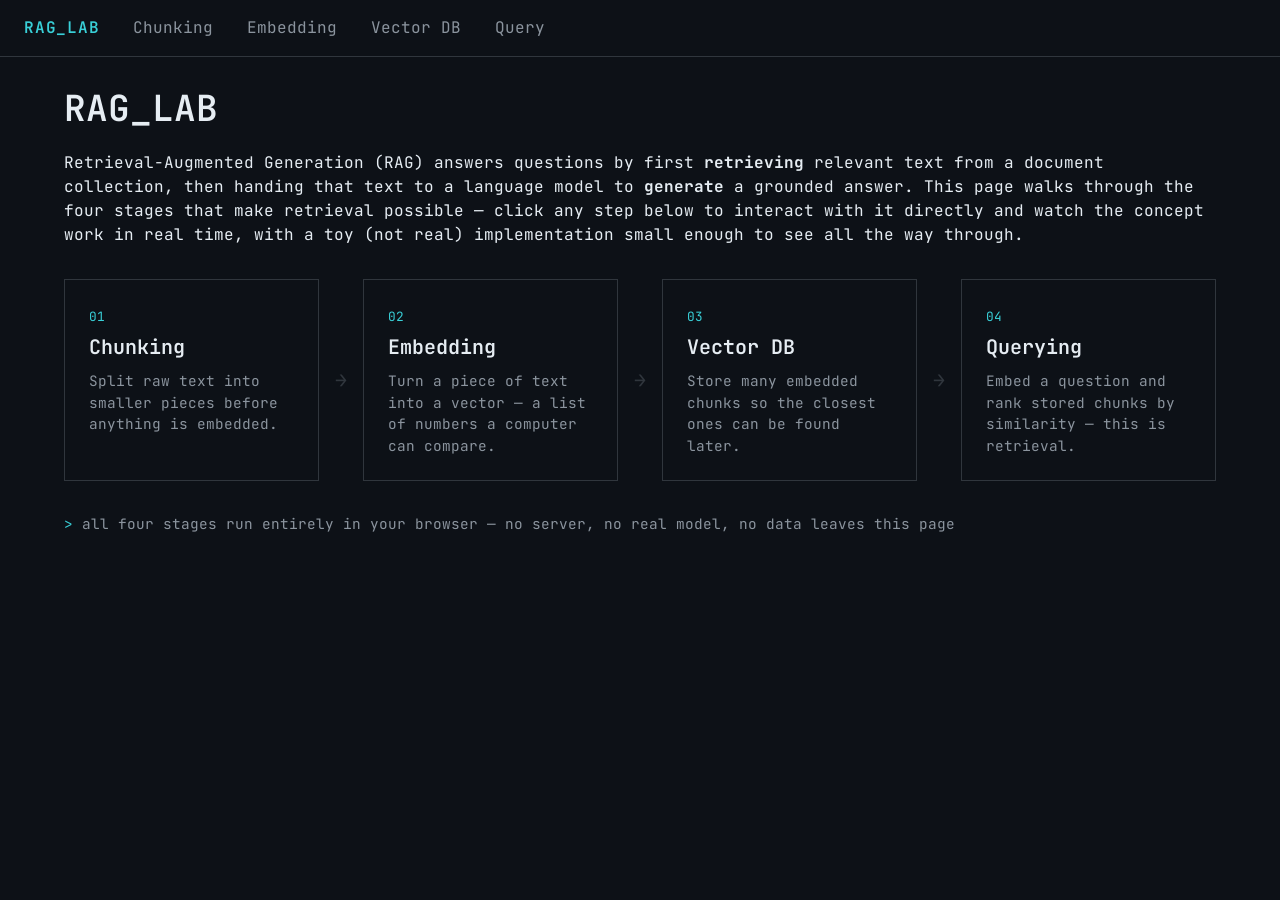
<file: index.html>
<!DOCTYPE html>
<html lang="en">
<head>
<meta charset="UTF-8" />
<meta name="viewport" content="width=device-width, initial-scale=1.0" />
<title>RAG_LAB — Learn Retrieval-Augmented Generation</title>
<link rel="preconnect" href="https://fonts.googleapis.com" />
<link rel="preconnect" href="https://fonts.gstatic.com" crossorigin />
<link href="https://fonts.googleapis.com/css2?family=JetBrains+Mono:wght@400;600&display=swap" rel="stylesheet" />
<link rel="stylesheet" href="styles.css" />
</head>
<body>

<nav class="site-nav">
  <a class="brand" href="index.html">RAG_LAB</a>
  <ul class="nav-links">
    <li><a href="chunking.html">Chunking</a></li>
    <li><a href="embedding.html">Embedding</a></li>
    <li><a href="vectordb.html">Vector DB</a></li>
    <li><a href="query.html">Query</a></li>
  </ul>
</nav>

<main class="page-main">
  <h1 class="site-title">RAG_LAB</h1>
  <p>
    Retrieval-Augmented Generation (RAG) answers questions by first
    <strong>retrieving</strong> relevant text from a document collection, then
    handing that text to a language model to <strong>generate</strong> a grounded
    answer. This page walks through the four stages that make retrieval
    possible — click any step below to interact with it directly and watch
    the concept work in real time, with a toy (not real) implementation
    small enough to see all the way through.
  </p>

  <div class="pipeline">
    <a class="pipeline-step" href="chunking.html">
      <span class="step-index">01</span>
      <h2>Chunking</h2>
      <p>Split raw text into smaller pieces before anything is embedded.</p>
    </a>
    <div class="pipeline-arrow">&rarr;</div>
    <a class="pipeline-step" href="embedding.html">
      <span class="step-index">02</span>
      <h2>Embedding</h2>
      <p>Turn a piece of text into a vector — a list of numbers a computer can compare.</p>
    </a>
    <div class="pipeline-arrow">&rarr;</div>
    <a class="pipeline-step" href="vectordb.html">
      <span class="step-index">03</span>
      <h2>Vector DB</h2>
      <p>Store many embedded chunks so the closest ones can be found later.</p>
    </a>
    <div class="pipeline-arrow">&rarr;</div>
    <a class="pipeline-step" href="query.html">
      <span class="step-index">04</span>
      <h2>Querying</h2>
      <p>Embed a question and rank stored chunks by similarity — this is retrieval.</p>
    </a>
  </div>

  <p class="summary-line">
    all four stages run entirely in your browser — no server, no real model, no data leaves this page
  </p>
</main>

</body>
</html>
</file>
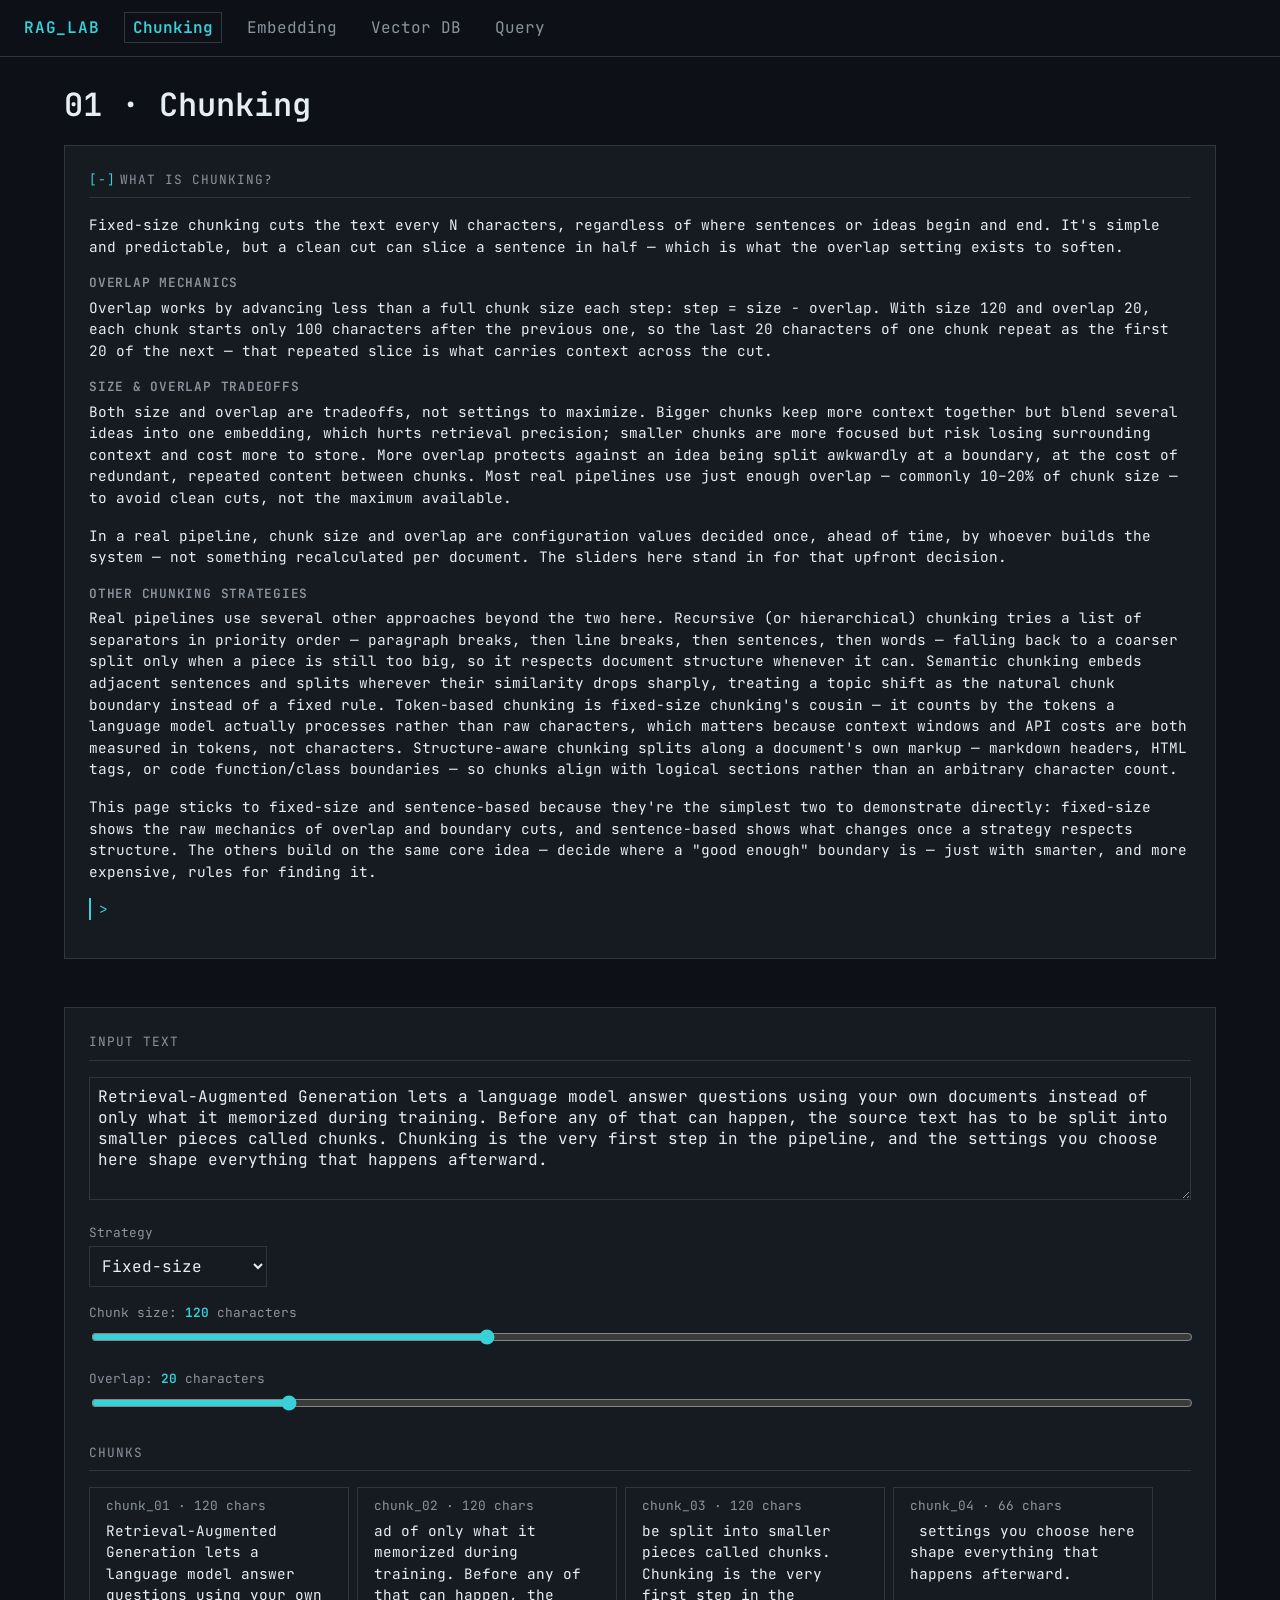
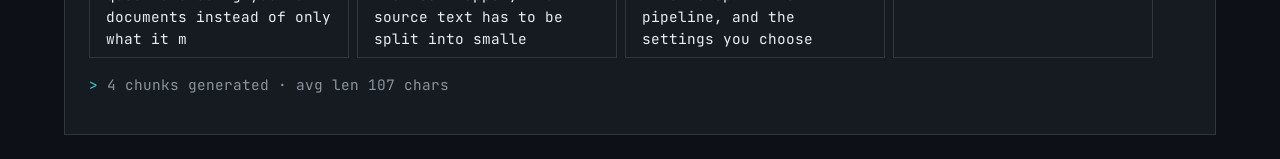
<file: chunking.html>
<!DOCTYPE html>
<html lang="en">
<head>
<meta charset="UTF-8" />
<meta name="viewport" content="width=device-width, initial-scale=1.0" />
<title>Chunking — RAG_LAB</title>
<link rel="preconnect" href="https://fonts.googleapis.com" />
<link rel="preconnect" href="https://fonts.gstatic.com" crossorigin />
<link href="https://fonts.googleapis.com/css2?family=JetBrains+Mono:wght@400;600&display=swap" rel="stylesheet" />
<link rel="stylesheet" href="styles.css" />
</head>
<body>

<nav class="site-nav">
  <a class="brand" href="index.html">RAG_LAB</a>
  <ul class="nav-links">
    <li><a href="chunking.html" class="active">Chunking</a></li>
    <li><a href="embedding.html">Embedding</a></li>
    <li><a href="vectordb.html">Vector DB</a></li>
    <li><a href="query.html">Query</a></li>
  </ul>
</nav>

<main class="page-main">
  <h1>01 · Chunking</h1>

  <div class="stage-layout">
    <div class="panel explanation-panel">
      <button class="panel-title collapsible" id="explanation-toggle" aria-expanded="true">
        <span class="toggle-indicator" id="toggle-indicator">[-]</span>What Is Chunking?
      </button>
      <div class="explanation-body" id="explanation-body">
        <div class="explanation-general" id="explanation-general"></div>
        <p class="explanation-reactive" id="explanation-reactive"></p>
      </div>
    </div>

    <div class="panel">
      <div class="panel-title">Input Text</div>
      <textarea id="input-text" rows="5"></textarea>

      <div class="control-row" style="margin-top: 16px;">
        <label for="strategy">Strategy</label>
        <select id="strategy">
          <option value="fixed">Fixed-size</option>
          <option value="sentence">Sentence-based</option>
        </select>
      </div>

      <div class="control-row">
        <label for="size">Chunk size: <span class="value-readout" id="size-value"></span> characters</label>
        <input type="range" id="size" min="20" max="300" step="5" />
      </div>

      <div class="control-row">
        <label for="overlap">Overlap: <span class="value-readout" id="overlap-value"></span> <span id="overlap-unit">characters</span></label>
        <input type="range" id="overlap" min="0" max="100" step="5" />
      </div>

      <div class="panel-title" style="margin-top: 24px;">Chunks</div>
      <div class="chunk-list" id="chunk-list"></div>
      <p class="summary-line" id="chunk-summary"></p>
    </div>
  </div>
</main>

<script src="ragmath.js"></script>
<script src="chunking.js"></script>
</body>
</html>
</file>
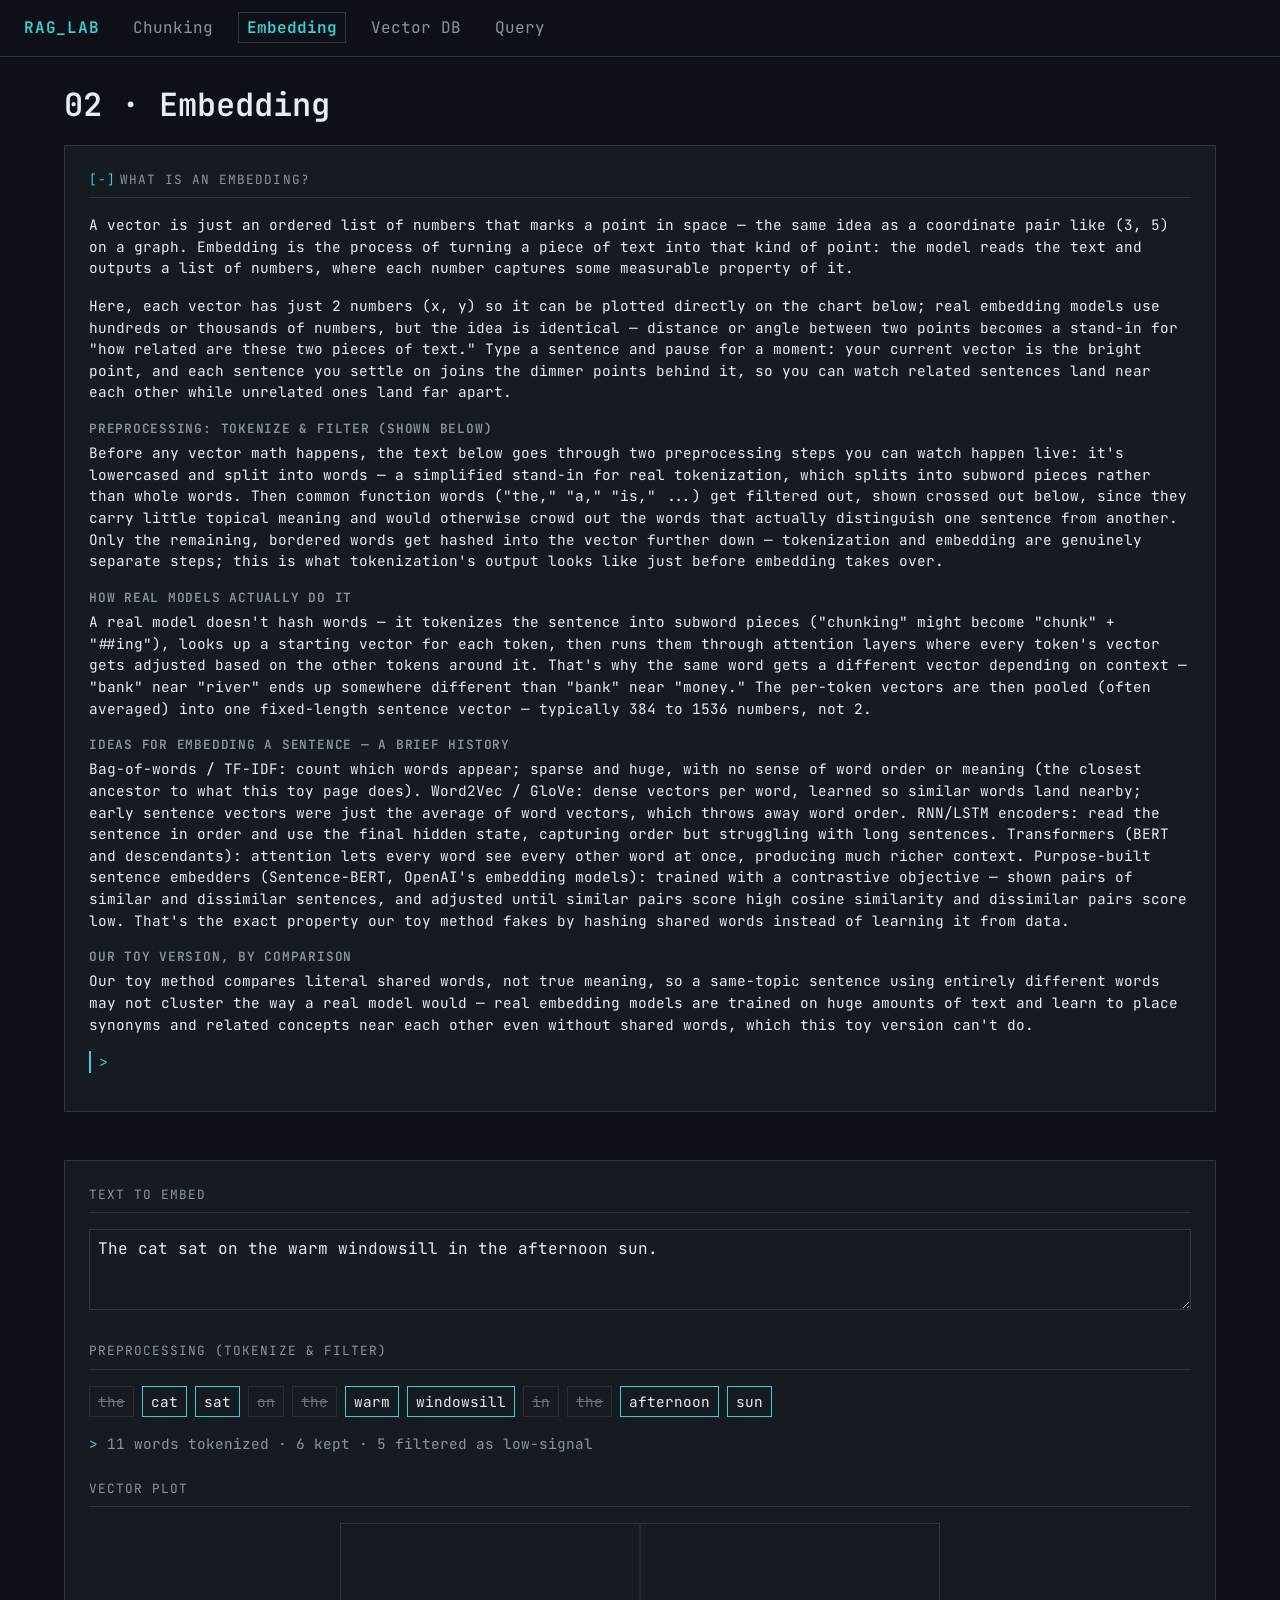
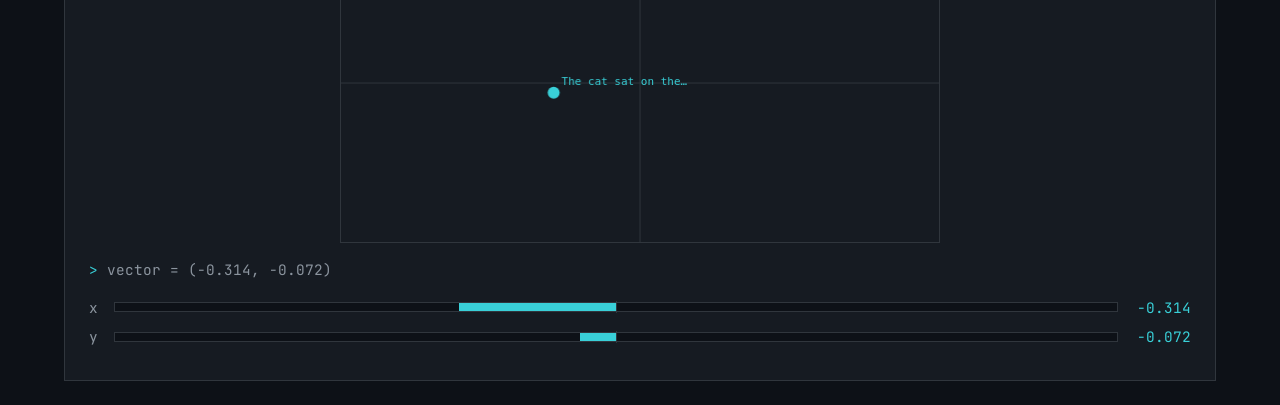
<file: embedding.html>
<!DOCTYPE html>
<html lang="en">
<head>
<meta charset="UTF-8" />
<meta name="viewport" content="width=device-width, initial-scale=1.0" />
<title>Embedding — RAG_LAB</title>
<link rel="preconnect" href="https://fonts.googleapis.com" />
<link rel="preconnect" href="https://fonts.gstatic.com" crossorigin />
<link href="https://fonts.googleapis.com/css2?family=JetBrains+Mono:wght@400;600&display=swap" rel="stylesheet" />
<link rel="stylesheet" href="styles.css" />
</head>
<body>

<nav class="site-nav">
  <a class="brand" href="index.html">RAG_LAB</a>
  <ul class="nav-links">
    <li><a href="chunking.html">Chunking</a></li>
    <li><a href="embedding.html" class="active">Embedding</a></li>
    <li><a href="vectordb.html">Vector DB</a></li>
    <li><a href="query.html">Query</a></li>
  </ul>
</nav>

<main class="page-main">
  <h1>02 · Embedding</h1>

  <div class="stage-layout">
    <div class="panel explanation-panel">
      <button class="panel-title collapsible" id="explanation-toggle" aria-expanded="true">
        <span class="toggle-indicator" id="toggle-indicator">[-]</span>What Is An Embedding?
      </button>
      <div class="explanation-body" id="explanation-body">
        <div class="explanation-general" id="explanation-general"></div>
        <p class="explanation-reactive" id="explanation-reactive"></p>
      </div>
    </div>

    <div class="panel">
      <div class="panel-title">Text To Embed</div>
      <textarea id="input-text" rows="3"></textarea>

      <div class="panel-title" style="margin-top: 24px;">Preprocessing (Tokenize &amp; Filter)</div>
      <div class="token-list" id="token-list"></div>
      <p class="summary-line" id="token-summary"></p>

      <div class="panel-title" style="margin-top: 24px;">Vector Plot</div>
      <canvas class="plot" id="plot" width="600" height="320"></canvas>
      <p class="summary-line" id="coord-readout"></p>

      <div id="bar-readout" style="margin-top: 16px;"></div>
    </div>
  </div>
</main>

<script src="ragmath.js"></script>
<script src="embedding.js"></script>
</body>
</html>
</file>
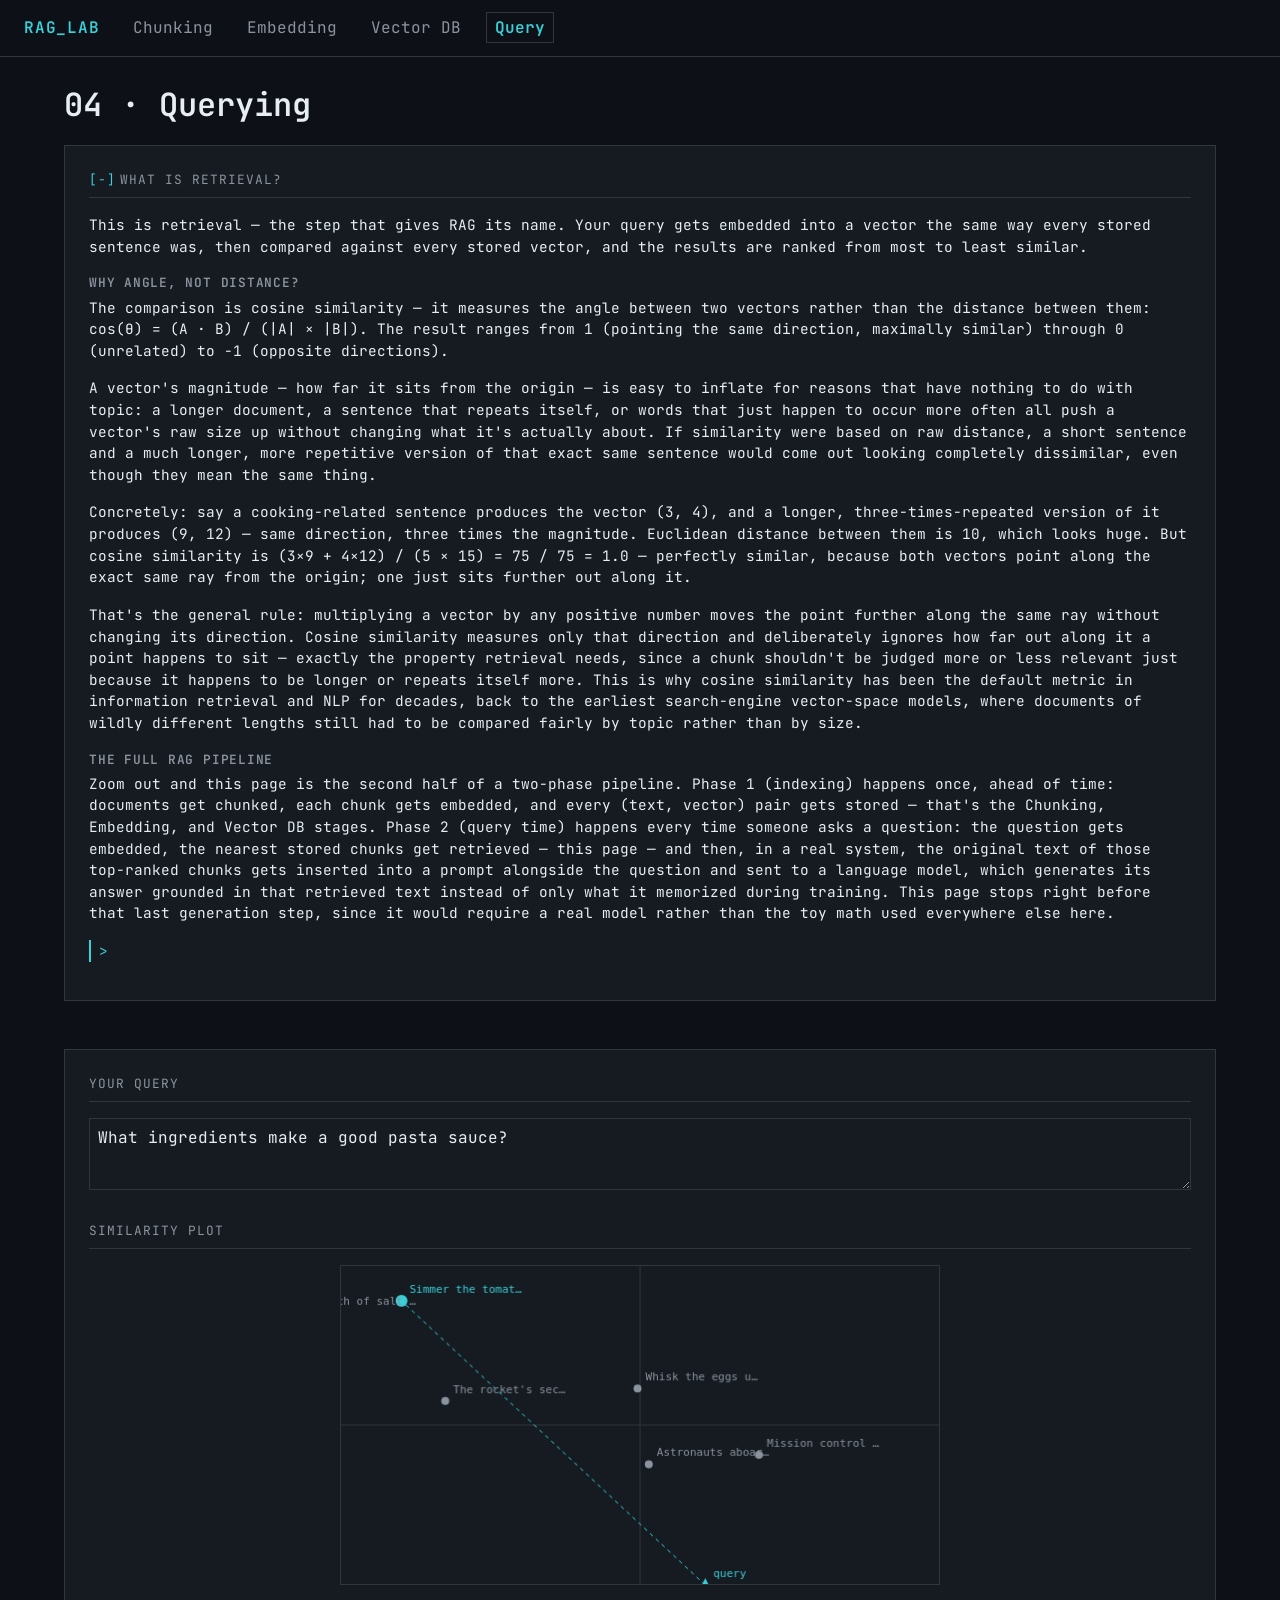
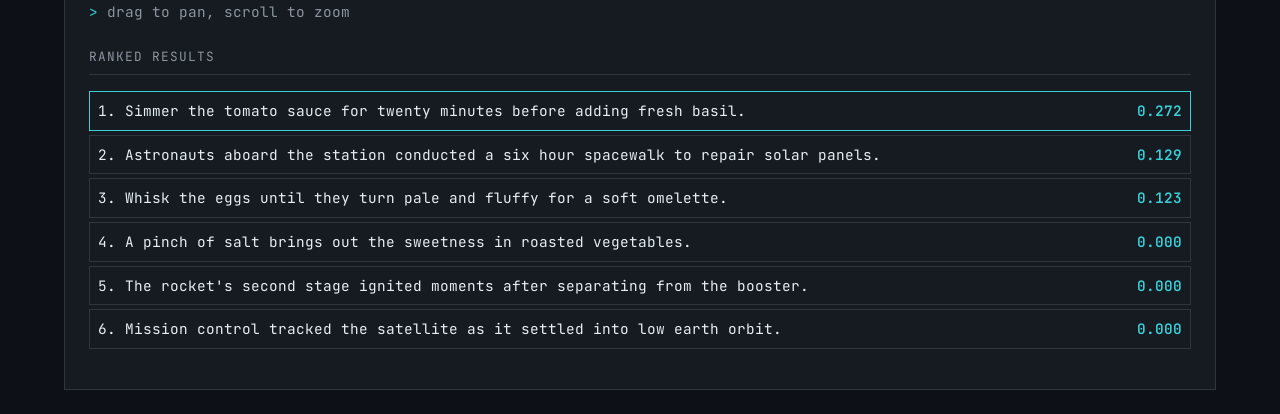
<file: query.html>
<!DOCTYPE html>
<html lang="en">
<head>
<meta charset="UTF-8" />
<meta name="viewport" content="width=device-width, initial-scale=1.0" />
<title>Query — RAG_LAB</title>
<link rel="preconnect" href="https://fonts.googleapis.com" />
<link rel="preconnect" href="https://fonts.gstatic.com" crossorigin />
<link href="https://fonts.googleapis.com/css2?family=JetBrains+Mono:wght@400;600&display=swap" rel="stylesheet" />
<link rel="stylesheet" href="styles.css" />
</head>
<body>

<nav class="site-nav">
  <a class="brand" href="index.html">RAG_LAB</a>
  <ul class="nav-links">
    <li><a href="chunking.html">Chunking</a></li>
    <li><a href="embedding.html">Embedding</a></li>
    <li><a href="vectordb.html">Vector DB</a></li>
    <li><a href="query.html" class="active">Query</a></li>
  </ul>
</nav>

<main class="page-main">
  <h1>04 · Querying</h1>

  <div class="stage-layout">
    <div class="panel explanation-panel">
      <button class="panel-title collapsible" id="explanation-toggle" aria-expanded="true">
        <span class="toggle-indicator" id="toggle-indicator">[-]</span>What Is Retrieval?
      </button>
      <div class="explanation-body" id="explanation-body">
        <div class="explanation-general" id="explanation-general"></div>
        <p class="explanation-reactive" id="explanation-reactive"></p>
      </div>
    </div>

    <div class="panel">
      <div class="panel-title">Your Query</div>
      <textarea id="query-input" rows="2"></textarea>

      <div class="panel-title" style="margin-top: 24px;">Similarity Plot</div>
      <canvas class="plot" id="plot" width="600" height="320"></canvas>
      <p class="summary-line" id="plot-hint">drag to pan, scroll to zoom</p>

      <div class="panel-title" style="margin-top: 24px;">Ranked Results</div>
      <ul class="entry-list" id="results-list"></ul>
    </div>
  </div>
</main>

<script src="ragmath.js"></script>
<script src="query.js"></script>
</body>
</html>
</file>
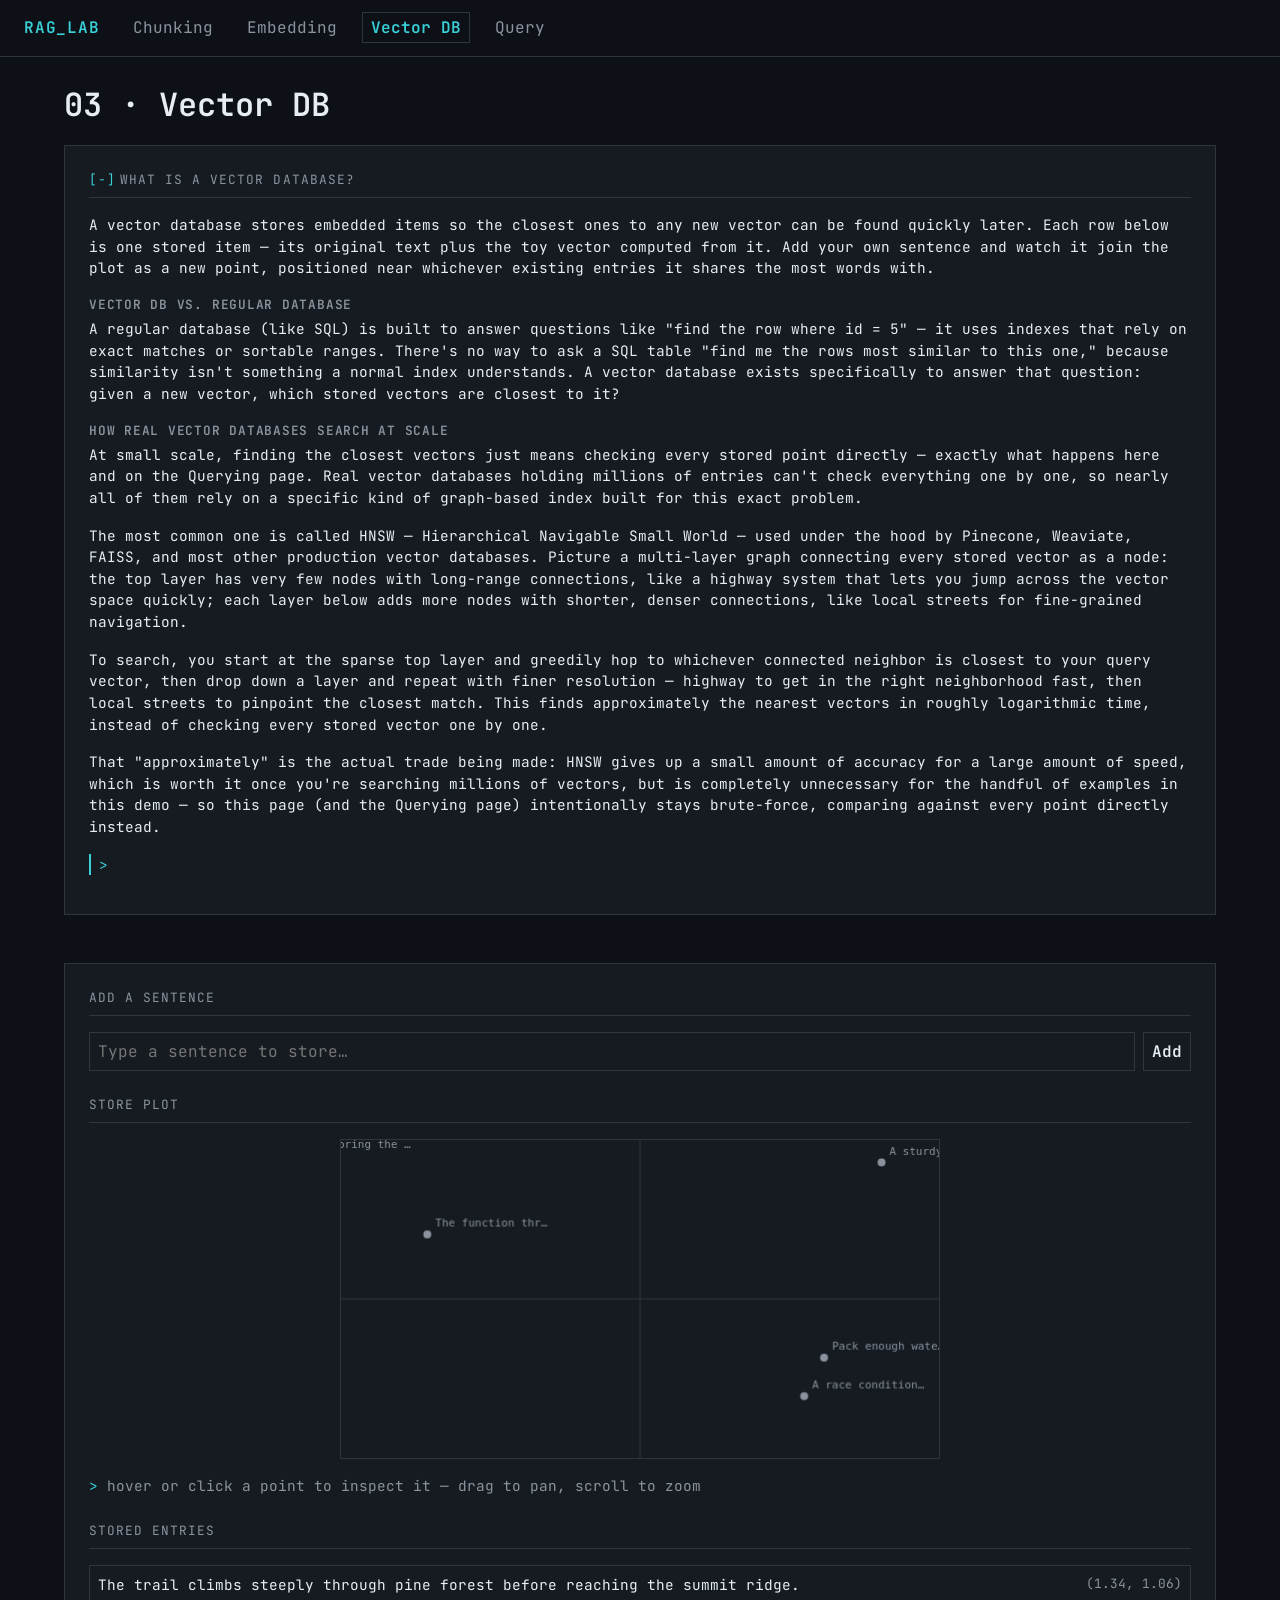
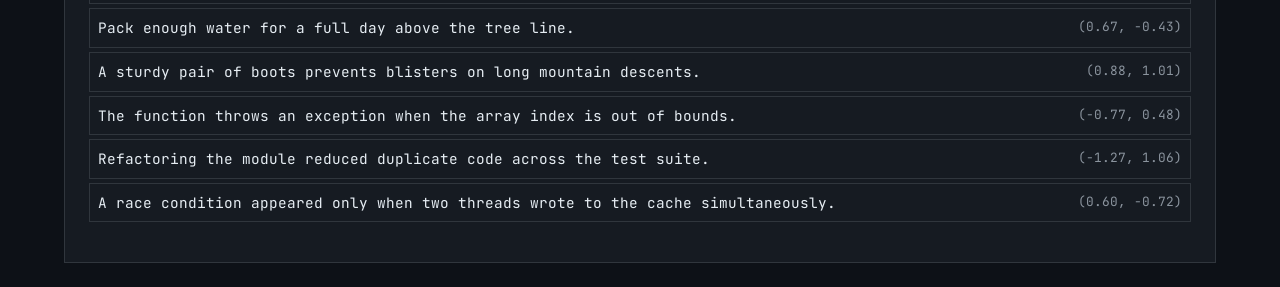
<file: vectordb.html>
<!DOCTYPE html>
<html lang="en">
<head>
<meta charset="UTF-8" />
<meta name="viewport" content="width=device-width, initial-scale=1.0" />
<title>Vector DB — RAG_LAB</title>
<link rel="preconnect" href="https://fonts.googleapis.com" />
<link rel="preconnect" href="https://fonts.gstatic.com" crossorigin />
<link href="https://fonts.googleapis.com/css2?family=JetBrains+Mono:wght@400;600&display=swap" rel="stylesheet" />
<link rel="stylesheet" href="styles.css" />
</head>
<body>

<nav class="site-nav">
  <a class="brand" href="index.html">RAG_LAB</a>
  <ul class="nav-links">
    <li><a href="chunking.html">Chunking</a></li>
    <li><a href="embedding.html">Embedding</a></li>
    <li><a href="vectordb.html" class="active">Vector DB</a></li>
    <li><a href="query.html">Query</a></li>
  </ul>
</nav>

<main class="page-main">
  <h1>03 · Vector DB</h1>

  <div class="stage-layout">
    <div class="panel explanation-panel">
      <button class="panel-title collapsible" id="explanation-toggle" aria-expanded="true">
        <span class="toggle-indicator" id="toggle-indicator">[-]</span>What Is A Vector Database?
      </button>
      <div class="explanation-body" id="explanation-body">
        <div class="explanation-general" id="explanation-general"></div>
        <p class="explanation-reactive" id="explanation-reactive"></p>
      </div>
    </div>

    <div class="panel">
      <div class="panel-title">Add A Sentence</div>
      <div class="control-row" style="display: flex; gap: 8px;">
        <input type="text" id="add-input" style="flex: 1;" placeholder="Type a sentence to store…" />
        <button id="add-button">Add</button>
      </div>

      <div class="panel-title" style="margin-top: 24px;">Store Plot</div>
      <canvas class="plot" id="plot" width="600" height="320"></canvas>
      <p class="summary-line" id="plot-hint">hover or click a point to inspect it — drag to pan, scroll to zoom</p>

      <div class="panel-title" style="margin-top: 24px;">Stored Entries</div>
      <ul class="entry-list" id="entry-list"></ul>
    </div>
  </div>
</main>

<script src="ragmath.js"></script>
<script src="vectordb.js"></script>
</body>
</html>
</file>
<file: styles.css>
/* ===========================================================
   RAG Learning Page — "Terminal Lab" design system
   All colors, spacing, and type live here as tokens.
   No component file should ever use an inline hex value.
   =========================================================== */

:root {
  /* Color */
  --bg: #0d1117;
  --surface: #161b22;
  --border: #30363d;
  --text-primary: #e6edf3;
  --text-secondary: #8b949e;
  --accent: #39d0d8;
  --accent-dim: #1f6e72;
  --success: #3fb950;
  --error: #f85149;

  /* Typography */
  --font-mono: "JetBrains Mono", ui-monospace, "SFMono-Regular", Menlo, Consolas, monospace;
  --fs-xs: 0.8rem;
  --fs-sm: 0.9rem;
  --fs-base: 1rem;
  --fs-lg: 1.25rem;
  --fs-xl: 1.75rem;
  --fs-2xl: 2.25rem;
  --fw-regular: 400;
  --fw-bold: 600;

  /* Spacing (4px base unit) */
  --space-1: 4px;
  --space-2: 8px;
  --space-3: 16px;
  --space-4: 24px;
  --space-5: 32px;
  --space-6: 48px;

  /* Shape */
  --radius: 0px;
  --border-width: 1px;

  /* Motion */
  --flash-duration: 400ms;
  --transition-fast: 120ms ease-out;
}

/* ---------- Reset & base ---------- */

* {
  box-sizing: border-box;
}

html, body {
  margin: 0;
  padding: 0;
}

body {
  background: var(--bg);
  color: var(--text-primary);
  font-family: var(--font-mono);
  font-size: var(--fs-base);
  font-weight: var(--fw-regular);
  line-height: 1.5;
}

h1, h2, h3 {
  font-weight: var(--fw-bold);
  margin: 0 0 var(--space-3) 0;
}

a {
  color: var(--text-primary);
  text-decoration: none;
}

button, select, input, textarea {
  font-family: var(--font-mono);
  font-size: var(--fs-base);
  color: var(--text-primary);
  background: var(--surface);
  border: var(--border-width) solid var(--border);
  border-radius: var(--radius);
  padding: var(--space-2);
}

button {
  cursor: pointer;
  font-weight: var(--fw-bold);
  transition: border-color var(--transition-fast);
}

button:hover,
select:hover,
input:hover,
textarea:hover {
  border-color: var(--accent);
}

button:focus-visible,
select:focus-visible,
input:focus-visible,
textarea:focus-visible,
a:focus-visible,
[tabindex]:focus-visible {
  outline: var(--border-width) solid var(--accent);
  outline-offset: 2px;
}

textarea {
  width: 100%;
  resize: vertical;
  min-height: 4.5em;
}

label {
  display: block;
  font-size: var(--fs-xs);
  color: var(--text-secondary);
  margin-bottom: var(--space-1);
}

input[type="range"] {
  width: 100%;
  padding: 0;
  accent-color: var(--accent);
}

/* ---------- Top nav ---------- */

.site-nav {
  display: flex;
  align-items: center;
  gap: var(--space-4);
  padding: var(--space-3) var(--space-4);
  border-bottom: var(--border-width) solid var(--border);
}

.site-nav .brand {
  font-weight: var(--fw-bold);
  color: var(--accent);
  letter-spacing: 0.05em;
}

.site-nav .nav-links {
  display: flex;
  gap: var(--space-3);
  list-style: none;
  margin: 0;
  padding: 0;
}

.site-nav .nav-links a {
  color: var(--text-secondary);
  padding: var(--space-1) var(--space-2);
  border: var(--border-width) solid transparent;
  transition: border-color var(--transition-fast), color var(--transition-fast);
}

.site-nav .nav-links a:hover {
  border-color: var(--accent);
  color: var(--text-primary);
}

.site-nav .nav-links a.active {
  color: var(--accent);
  border-color: var(--border);
  font-weight: var(--fw-bold);
}

/* ---------- Page layout ---------- */

.page-main {
  padding: var(--space-4);
  max-width: 1200px;
  margin: 0 auto;
}

.stage-layout {
  display: flex;
  flex-direction: column;
  gap: var(--space-4);
}

.panel {
  background: var(--surface);
  border: var(--border-width) solid var(--border);
  border-radius: var(--radius);
  padding: var(--space-4);
}

.panel + .panel {
  margin-top: var(--space-4);
}

.panel-title {
  font-size: var(--fs-xs);
  color: var(--text-secondary);
  text-transform: uppercase;
  letter-spacing: 0.08em;
  margin-bottom: var(--space-3);
  border-bottom: var(--border-width) solid var(--border);
  padding-bottom: var(--space-2);
}

.control-row {
  margin-bottom: var(--space-3);
}

.control-row .value-readout {
  color: var(--accent);
  font-weight: var(--fw-bold);
}

/* ---------- Explanation panel ---------- */

.panel-title.collapsible {
  all: unset;
  box-sizing: border-box;
  display: block;
  width: 100%;
  font-family: var(--font-mono);
  font-size: var(--fs-xs);
  color: var(--text-secondary);
  text-transform: uppercase;
  letter-spacing: 0.08em;
  margin-bottom: var(--space-3);
  border-bottom: var(--border-width) solid var(--border);
  padding-bottom: var(--space-2);
  cursor: pointer;
}

.panel-title.collapsible:hover {
  color: var(--accent);
  border-bottom-color: var(--accent);
}

.panel-title.collapsible:focus-visible {
  outline: var(--border-width) solid var(--accent);
  outline-offset: 2px;
}

.panel-title.collapsible .toggle-indicator {
  color: var(--accent);
  margin-right: var(--space-1);
}

.explanation-body.collapsed {
  display: none;
}

.explanation-panel .explanation-general {
  color: var(--text-primary);
  font-size: var(--fs-sm);
  margin-bottom: var(--space-3);
}

.explanation-panel .explanation-general p {
  margin: 0 0 var(--space-3) 0;
}

.explanation-panel .explanation-general p:last-child {
  margin-bottom: 0;
}

.explanation-panel .explanation-general h3 {
  font-size: var(--fs-xs);
  color: var(--text-secondary);
  text-transform: uppercase;
  letter-spacing: 0.06em;
  margin: 0 0 var(--space-1) 0;
}

.explanation-panel .explanation-reactive {
  color: var(--accent);
  font-size: var(--fs-sm);
  border-left: 2px solid var(--accent);
  padding-left: var(--space-2);
}

.explanation-panel .explanation-reactive::before {
  content: "> ";
}

/* ---------- Chunk blocks ---------- */

.chunk-list {
  display: flex;
  flex-wrap: wrap;
  gap: var(--space-2);
  margin: var(--space-3) 0;
}

.chunk-block {
  border: var(--border-width) solid var(--border);
  padding: var(--space-2) var(--space-3);
  font-size: var(--fs-sm);
  white-space: pre-wrap;
  max-width: 260px;
}

.chunk-block .chunk-label {
  display: block;
  color: var(--text-secondary);
  font-size: var(--fs-xs);
  margin-bottom: var(--space-1);
}

/* ---------- Token chips (preprocessing preview) ---------- */

.token-list {
  display: flex;
  flex-wrap: wrap;
  gap: var(--space-2);
  margin: var(--space-3) 0;
}

.token-chip {
  border: var(--border-width) solid var(--border);
  padding: var(--space-1) var(--space-2);
  font-size: var(--fs-sm);
}

.token-chip.kept {
  border-color: var(--accent);
  color: var(--text-primary);
}

.token-chip.removed {
  color: var(--text-secondary);
  text-decoration: line-through;
  opacity: 0.7;
}

.summary-line {
  color: var(--text-secondary);
  font-size: var(--fs-sm);
}

.summary-line::before {
  content: "> ";
  color: var(--accent);
}

/* ---------- Flash animation (the only motion pattern) ---------- */

@keyframes flash-bg {
  0% { background-color: var(--accent-dim); }
  100% { background-color: transparent; }
}

.flash {
  animation: flash-bg var(--flash-duration) ease-out;
}

/* ---------- Vector / list displays ---------- */

.entry-list {
  list-style: none;
  margin: 0 0 var(--space-3) 0;
  padding: 0;
  display: flex;
  flex-direction: column;
  gap: var(--space-1);
}

.entry-list li {
  border: var(--border-width) solid var(--border);
  padding: var(--space-2);
  font-size: var(--fs-sm);
  display: flex;
  justify-content: space-between;
  gap: var(--space-2);
}

.entry-list li .coords {
  color: var(--text-secondary);
  font-size: var(--fs-xs);
}

.entry-list li.selected {
  border-color: var(--accent);
}

.entry-list li.rank-1 {
  border-color: var(--accent);
}

.entry-list li .score {
  color: var(--accent);
  font-weight: var(--fw-bold);
}

canvas.plot {
  display: block;
  width: 100%;
  max-width: 600px;
  aspect-ratio: 600 / 320;
  height: auto;
  margin: var(--space-3) auto;
  border: var(--border-width) solid var(--border);
  cursor: grab;
}

/* ---------- Bar readout (toy vector dimensions, range -1..1) ---------- */

.bar-row {
  display: flex;
  align-items: center;
  gap: var(--space-2);
  margin-bottom: var(--space-2);
  font-size: var(--fs-sm);
}

.bar-row .bar-dim {
  width: 1.2em;
  color: var(--text-secondary);
}

.bar-track {
  position: relative;
  flex: 1;
  height: 10px;
  border: var(--border-width) solid var(--border);
  background: var(--bg);
}

.bar-track .bar-zero {
  position: absolute;
  top: -2px;
  bottom: -2px;
  left: 50%;
  width: 1px;
  background: var(--border);
}

.bar-track .bar-fill {
  position: absolute;
  top: 0;
  bottom: 0;
  background: var(--accent);
}

.bar-row .bar-value {
  width: 4.5em;
  text-align: right;
  color: var(--accent);
}

/* ---------- Landing page pipeline diagram ---------- */

.site-title {
  font-size: var(--fs-2xl);
}

.pipeline {
  display: flex;
  gap: var(--space-3);
  margin: var(--space-5) 0;
  flex-wrap: wrap;
}

.pipeline-step {
  flex: 1 1 200px;
  border: var(--border-width) solid var(--border);
  padding: var(--space-4);
  transition: border-color var(--transition-fast);
}

.pipeline-step:hover {
  border-color: var(--accent);
}

.pipeline-step .step-index {
  color: var(--accent);
  font-size: var(--fs-xs);
}

.pipeline-step h2 {
  font-size: var(--fs-lg);
  margin: var(--space-1) 0 var(--space-2) 0;
}

.pipeline-step p {
  color: var(--text-secondary);
  font-size: var(--fs-sm);
  margin: 0;
}

.pipeline-arrow {
  display: flex;
  align-items: center;
  color: var(--border);
  font-size: var(--fs-lg);
}

@media (max-width: 860px) {
  .pipeline {
    flex-direction: column;
  }
  .pipeline-arrow {
    justify-content: center;
    transform: rotate(90deg);
  }
}
</file>
